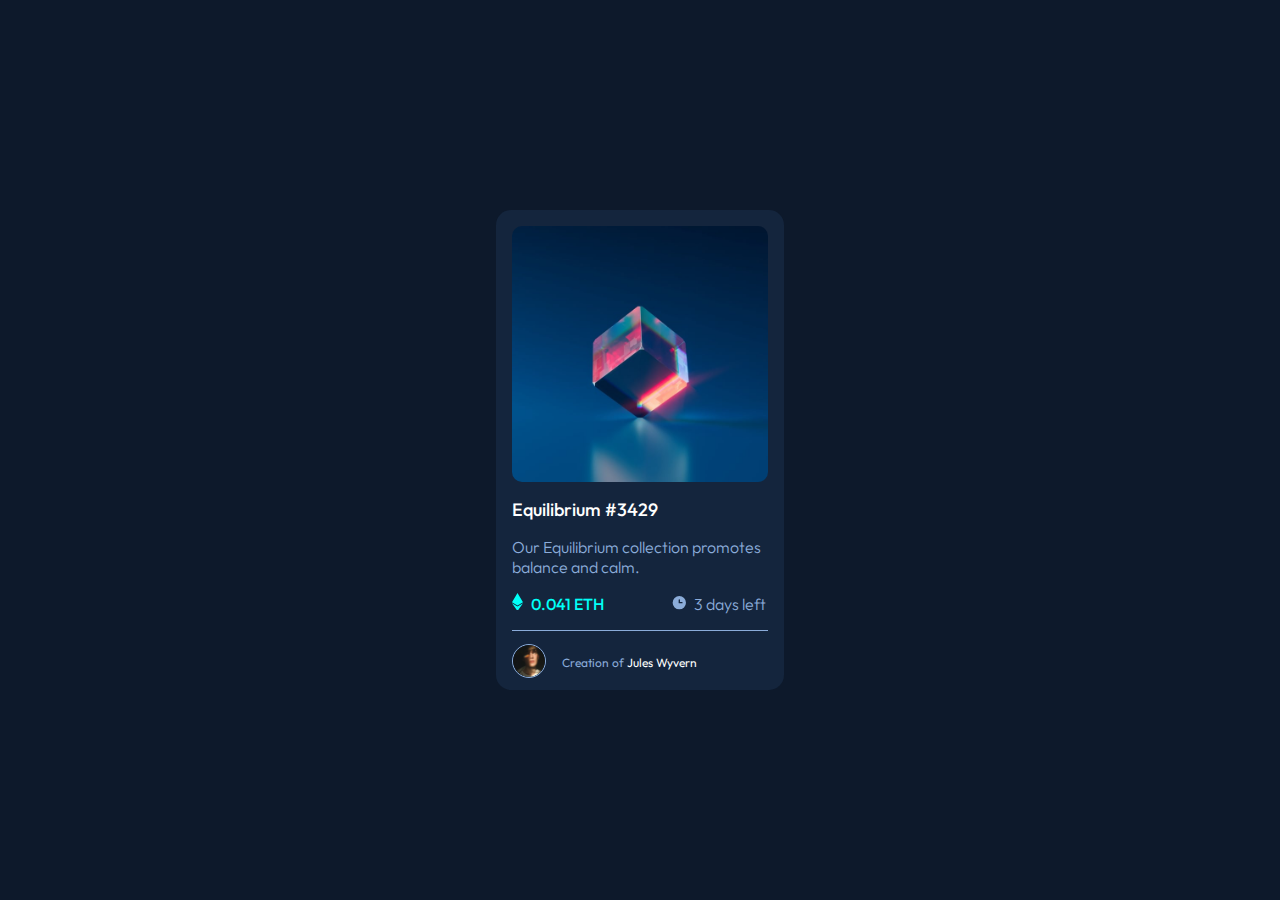
<file: Challenge 1/Code/index.html>
<!DOCTYPE html>
<html lang="en">
<head>
  <meta charset="UTF-8">
  <meta name="viewport" content="width=device-width, initial-scale=1.0"> <!-- displays site properly based on user's device -->

  <link rel="icon" type="image/png" sizes="32x32" href="images/favicon-32x32.png">

  <title>Frontend Mentor | NFT preview card component</title>
  <!--Font-->
  <link rel="preconnect" href="https://fonts.googleapis.com">
  <link rel="preconnect" href="https://fonts.gstatic.com" crossorigin>
  <link href="https://fonts.googleapis.com/css2?family=Outfit:wght@100;200;300;400;500;600;700;800;900&display=swap" rel="stylesheet">
  <!--CSS-->
  <link rel="stylesheet" href="Styles/styles.css">
</head>
<body>
  <div class="container">
    <div class="card">
        <div class="image">
          <img src="images/image-equilibrium.jpg" alt="stupid NFT" class="image-item">
          <div class="box">
            <svg class="icon-view" width="48" height="48" xmlns="http://www.w3.org/2000/svg"><g fill="none" fill-rule="evenodd"><path d="M0 0h48v48H0z"/><path d="M24 9C14 9 5.46 15.22 2 24c3.46 8.78 12 15 22 15 10.01 0 18.54-6.22 22-15-3.46-8.78-11.99-15-22-15Zm0 25c-5.52 0-10-4.48-10-10s4.48-10 10-10 10 4.48 10 10-4.48 10-10 10Zm0-16c-3.31 0-6 2.69-6 6s2.69 6 6 6 6-2.69 6-6-2.69-6-6-6Z" fill="#FFF" fill-rule="nonzero"/></g></svg>
          </div>
        </div>
        <div class="infoArea">
          <h2 class="title">Equilibrium #3429</h2>

          <p class="paragraph">Our Equilibrium collection promotes balance and calm.</p>

          <span class="price">
            <svg class="eth-icon" width="11" height="17" xmlns="http://www.w3.org/2000/svg"><path d="M11 10.216 5.5 18 0 10.216l5.5 3.263 5.5-3.262ZM5.5 0l5.496 9.169L5.5 12.43 0 9.17 5.5 0Z" fill="#00FFF8"/>
          </svg>0.041 ETH</span>
          <span class="timer">
            <svg class="time-icon" width="17" height="17" xmlns="http://www.w3.org/2000/svg"><path d="M8.305 2.007a6.667 6.667 0 1 0 0 13.334 6.667 6.667 0 0 0 0-13.334Zm2.667 7.334H8.305a.667.667 0 0 1-.667-.667V6.007a.667.667 0 0 1 1.334 0v2h2a.667.667 0 0 1 0 1.334Z" fill="#8BACD9"/>
          </svg>3 days left</span>

          <div class="line-break"></div>

          <span class = "author">
            <span class="profile-container">
              <img class="profile-photo" src="images/image-avatar.png" alt="">
            </span>
            <span class= "auth-text">
              Creation of <span class="name">Jules Wyvern</span>
            </span>
          </span>
        </div>
    </div>
  </div>




</body>
</html>
</file>
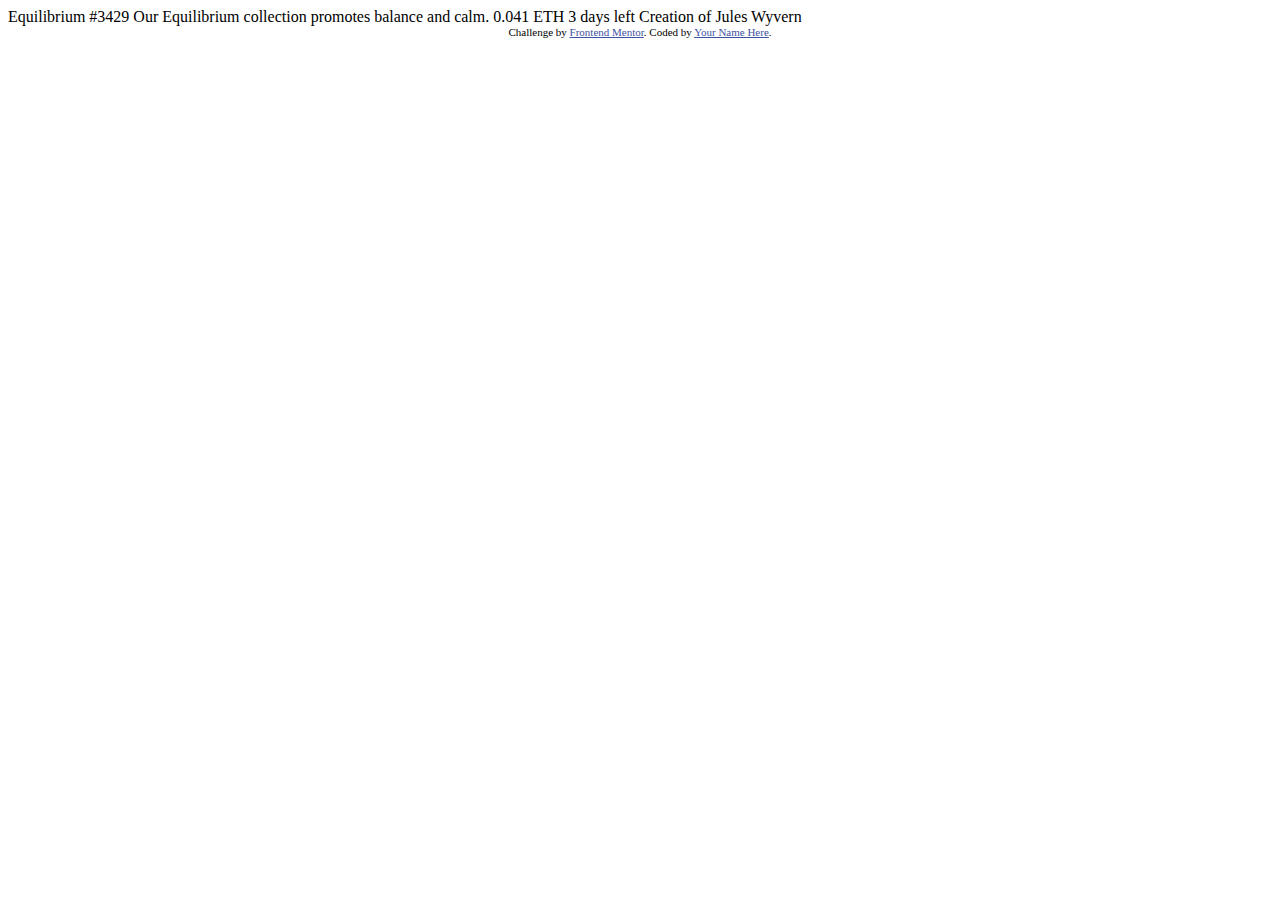
<file: Challenge 1/Resources/index.html>
<!DOCTYPE html>
<html lang="en">
<head>
  <meta charset="UTF-8">
  <meta name="viewport" content="width=device-width, initial-scale=1.0"> <!-- displays site properly based on user's device -->

  <link rel="icon" type="image/png" sizes="32x32" href="./images/favicon-32x32.png">
  
  <title>Frontend Mentor | NFT preview card component</title>

  <!-- Feel free to remove these styles or customise in your own stylesheet 👍 -->
  <style>
    .attribution { font-size: 11px; text-align: center; }
    .attribution a { color: hsl(228, 45%, 44%); }
  </style>
</head>
<body>

  Equilibrium #3429

  Our Equilibrium collection promotes balance and calm.

  0.041 ETH
  3 days left
  
  Creation of Jules Wyvern

  <div class="attribution">
    Challenge by <a href="https://www.frontendmentor.io?ref=challenge" target="_blank">Frontend Mentor</a>. 
    Coded by <a href="#">Your Name Here</a>.
  </div>
</body>
</html>
</file>
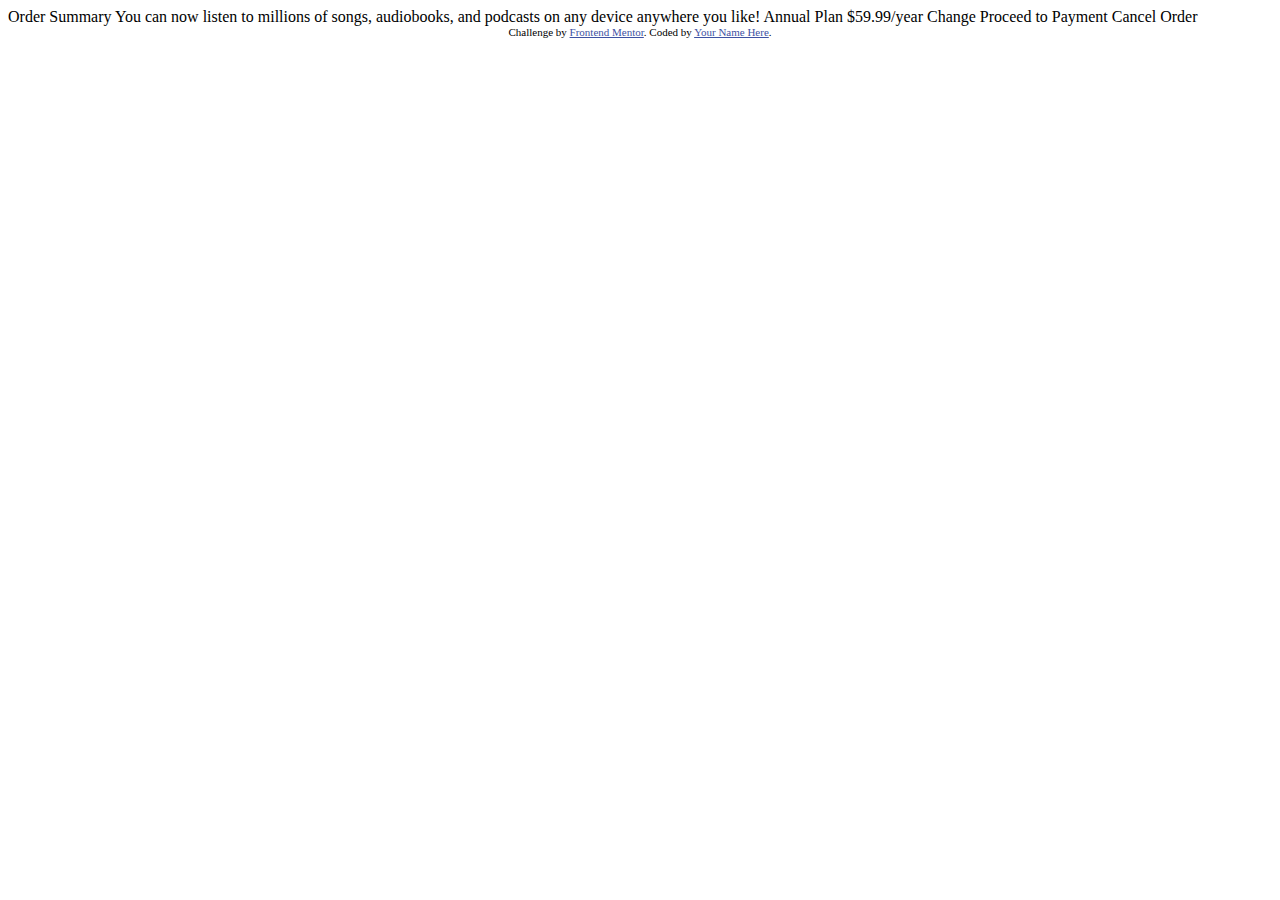
<file: Challenge 2/Code/index.html>
<!DOCTYPE html>
<html lang="en">
<head>
  <meta charset="UTF-8">
  <meta name="viewport" content="width=device-width, initial-scale=1.0"> <!-- displays site properly based on user's device -->

  <link rel="icon" type="image/png" sizes="32x32" href="./images/favicon-32x32.png">
  
  <title>Frontend Mentor | Order summary card</title>

  <!-- Feel free to remove these styles or customise in your own stylesheet 👍 -->
  <style>
    .attribution { font-size: 11px; text-align: center; }
    .attribution a { color: hsl(228, 45%, 44%); }
  </style>
</head>
<body>

  Order Summary

  You can now listen to millions of songs, audiobooks, and podcasts on any 
  device anywhere you like!

  Annual Plan
  $59.99/year

  Change

  Proceed to Payment
  Cancel Order
  
  <div class="attribution">
    Challenge by <a href="https://www.frontendmentor.io?ref=challenge" target="_blank">Frontend Mentor</a>. 
    Coded by <a href="#">Your Name Here</a>.
  </div>
</body>
</html>
</file>
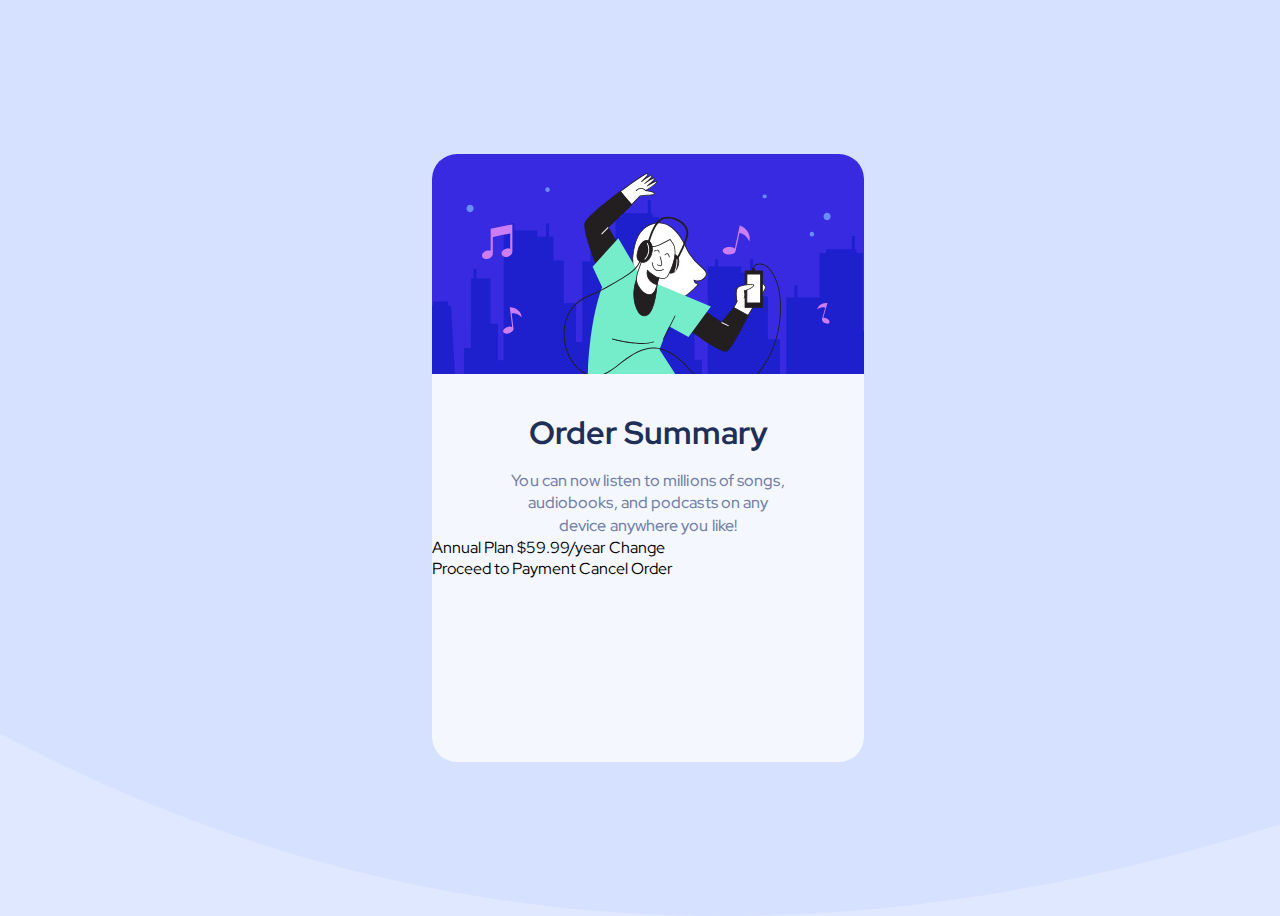
<file: Challenge2/Code/index.html>
<!DOCTYPE html>
<html lang="en">
<head>
  <meta charset="UTF-8">
  <meta name="viewport" content="width=device-width, initial-scale=1.0"> <!-- displays site properly based on user's device -->

  <link rel="icon" type="image/png" sizes="32x32" href="./images/favicon-32x32.png">

  <title>Frontend Mentor | Order summary card</title>
  <link rel="preconnect" href="https://fonts.googleapis.com">
  <link rel="preconnect" href="https://fonts.gstatic.com" crossorigin>
  <link href="https://fonts.googleapis.com/css2?family=Red+Hat+Display:ital,wght@0,300;0,400;0,500;0,600;0,700;0,800;0,900;1,300;1,400;1,500;1,600;1,700;1,800;1,900&display=swap" rel="stylesheet">
  <link rel="stylesheet" href="styles.css">
</head>
<body>
  <div class="container">
    <div class="card" role="contentinfo">
      <div class="mainImage">
        <svg xmlns="http://www.w3.org/2000/svg" xmlns:xlink="http://www.w3.org/1999/xlink" width="450" height="220"><defs><path id="a" d="M0 0h450v220H0z"/></defs><g fill="none" fill-rule="evenodd"><mask id="b" fill="#fff"><use xlink:href="#a"/></mask><use fill="#382AE1" xlink:href="#a"/><path fill="#1E1FCD" fill-rule="nonzero" d="M218.812 46v13.368h1.685v3.623h6.303v77.983l12.758 6.699v-12.891h3.046v14.545l2.984 1.543v112.908L31.9 266.214v-72.237h7.013V124.52h2.548v-9.55h3.045v9.55h14.15l-.001.014v.196c-.01 2.072-.088 19.036-.094 31.525v3.018c.003 5.998.028 10.37.094 10.445.066.075.784.104 1.747.108h.5c2.152-.008 5.071-.108 5.071-.108v36.439h5.786V76.399h7.379v-7.156h3.045V76.4h23.111v6.395h8.79v-13.55h3.045v13.55h4.314v23.771h10.353v42.63h12.18v38.692h6.384v-80.419h8.04V95.156h3.044v12.312h22.117V63.022h6.455v-3.654h25.75V46h3.046zM15.842 147.489v4.151h3.198L25.475 265.9H-8l6.445-114.259H.962v-4.151h14.88z" mask="url(#b)"/><path fill="#1E1FCD" fill-rule="nonzero" d="M422.812 82v13.368h1.685v3.623h6.303v77.983l12.758 6.699v-12.891h3.046v14.545l2.984 1.543v112.908L235.9 302.214v-72.237h7.013V160.52h2.548v-9.55h3.045v9.55h14.15l-.001.014v.196c-.01 2.072-.088 19.036-.094 31.525v3.018c.003 5.998.028 10.37.094 10.445.066.075.784.104 1.747.108h.5c2.152-.008 5.071-.108 5.071-.108v36.439h5.786V112.399h7.379v-7.156h3.045v7.156h23.111v6.395h8.79v-13.55h3.045v13.55h4.314v23.771h10.353v42.63h12.18v38.692h6.384v-80.419h8.04v-12.312h3.044v12.312h22.117V99.022h6.455v-3.654h25.75V82h3.046zm-202.97 101.489v4.151h3.198l6.435 114.259H196l6.445-114.259h2.517v-4.151h14.88z" mask="url(#b)"/><g fill-rule="nonzero" mask="url(#b)"><path fill="#FFF" d="M224.743 27.894c-.147-2.117-9.625 4.042-9.625 4.042s8.029-6.159 7.34-7.698c-.688-1.54-9.734 5.196-9.734 5.196s8.257-6.351 6.982-7.707c-1.275-1.357-10.093 5.782-10.093 5.782s8.992-7.9 5.56-8.092c-1.541-.082-13.643 8.138-26.754 18.008 3.67 4.582 7.34 9.008 11.304 13.288 4.202-4.344 7.514-7.799 7.964-8.376 1.348-1.732 14.744-.577 14.799-2.694.055-2.117-8.826-3.08-8.826-3.08s11.23-6.552 11.083-8.669z"/><path fill="#231F20" d="M199.667 51.125a.404.404 0 01-.302-.128c-3.524-3.812-7.12-8.037-11.332-13.316a.421.421 0 01-.091-.311.458.458 0 01.165-.284c9.698-7.332 24.837-18.081 27.002-18.081.485-.046.942.234 1.12.687.293.825-.734 2.346-2.083 3.877 2.514-1.677 5.028-2.97 5.817-2.126.186.2.273.471.238.742-.064.751-.917 1.833-2.055 3.033 1.725-1.017 3.34-1.787 4.083-1.594a.77.77 0 01.55.43c.45.963-1.275 2.924-3.284 4.766 2.156-1.155 4.34-2.09 5.175-1.668a.834.834 0 01.468.715c.137 1.98-7.157 6.561-10.286 8.43 2.863.395 8.01 1.375 7.964 3.355 0 1.439-3.037 1.677-7.945 1.933-2.863.156-6.423.349-6.937 1.008-.514.66-3.028 3.281-7.991 8.413a.45.45 0 01-.276.12zM188.96 37.498c3.955 4.949 7.34 8.972 10.717 12.6 5.817-6.01 7.34-7.679 7.624-8.018.697-.916 3.322-1.1 7.551-1.329 2.496-.137 7.139-.384 7.157-1.118 0-1.072-4.367-2.208-8.45-2.657a.413.413 0 01-.358-.33.421.421 0 01.192-.45c5.441-3.152 11.01-7.11 10.937-8.247-.569-.394-4.68 1.613-8.982 4.408a.422.422 0 01-.477-.687c4.138-3.171 7.496-6.534 7.184-7.194-.615-.303-4.799 2.144-9.093 5.36a.422.422 0 01-.514-.668c2.634-2.034 6.845-5.728 6.955-6.983v-.1c-.514-.57-5.074 2.208-9.551 5.818a.432.432 0 01-.587-.064.403.403 0 010-.577c3.202-2.823 6.477-6.415 6.184-7.23 0-.083-.211-.12-.376-.129-1.257-.064-11.543 6.653-26.113 17.595z"/><path fill="#231F20" d="M153.058 68.876c-2.698 8.514 13.597 47.837 13.597 47.837l20.186-24.917c-.45-.77-10.653-18.493-10.653-18.493s15.057-13.92 23.452-22.59c-3.945-4.28-7.67-8.743-11.304-13.288-16.111 12.133-33.792 26.76-35.278 31.451z"/><path fill="#231F20" d="M166.655 117.117h-.1a.394.394 0 01-.313-.248c-.67-1.604-16.322-39.543-13.606-48.103 1.532-4.83 19.268-19.52 35.443-31.653a.404.404 0 01.56.064c4.193 5.26 7.78 9.476 11.295 13.27.14.157.14.393 0 .55-7.735 7.991-21.287 20.583-23.241 22.388a54892.79 54892.79 0 0010.505 18.218c.09.14.09.32 0 .459l-20.185 24.908a.404.404 0 01-.358.147zm21.635-79.133c-15.23 11.473-33.379 26.393-34.865 31.011-2.44 7.698 11.258 41.853 13.322 46.93l19.617-24.166-10.506-18.255a.421.421 0 01.083-.504c.146-.137 14.827-13.746 23.176-22.296-3.376-3.666-6.826-7.716-10.827-12.72z"/><path fill="#FFF" d="M201.044 109.529c1.651 11.418 9.257 21.077 17.515 29.902 4.945 5.242 11.01 10.576 18.25 10.237 3.458-.174 6.706-1.66 9.725-3.345a73.677 73.677 0 0019.974-16.212 4.476 4.476 0 01-4.468-3.995 8.854 8.854 0 009.175-1.027c5.615-4.453 2.89-8.385-1.404-11.702a51.724 51.724 0 01-15.551-19.62c-5.359-11.97-16.002-27.96-31.765-24.313-15.157 3.5-19.268 17.082-21.36 30.553a31.9 31.9 0 00-.091 9.522z"/><path fill="#231F20" d="M236.13 150.098c-7.111 0-13.02-5.223-17.874-10.383-7.753-8.247-15.91-18.264-17.625-30.122a32.412 32.412 0 01.064-9.696c.918-5.773 2.376-13.169 5.835-19.162a23.56 23.56 0 0115.837-11.74c7.193-1.658 20.937-.678 32.25 24.551a51.119 51.119 0 0015.424 19.465c3.211 2.483 4.716 4.665 4.734 6.882 0 1.833-1.11 3.72-3.33 5.499a9.276 9.276 0 01-8.854 1.384 4.12 4.12 0 003.899 2.886.413.413 0 01.395.239.403.403 0 01-.065.449 73.292 73.292 0 01-20.084 16.358c-2.835 1.576-6.24 3.216-9.91 3.39h-.697zm-9.295-80.773c-1.439 0-2.873.164-4.276.486-14.89 3.446-18.91 16.55-21.038 30.242a31.616 31.616 0 00-.064 9.439c1.679 11.638 9.744 21.536 17.432 29.674 4.882 5.186 10.818 10.447 17.92 10.08 3.495-.165 6.789-1.76 9.542-3.29a72.532 72.532 0 0019.267-15.533 4.924 4.924 0 01-4.018-4.316.403.403 0 01.183-.376.395.395 0 01.413 0 8.431 8.431 0 008.707-.972c2.01-1.603 3.028-3.225 3.01-4.83 0-1.905-1.45-3.94-4.404-6.222a52.017 52.017 0 01-15.672-19.776c-9.074-20.308-19.662-24.606-27.002-24.606z"/><path fill="#FFF" d="M305.851 145.37c-.642 2.538-11.184 21.343-11.184 21.343l13.763 7.432s12.45-20.84 13.514-22.223c1.065-1.384 10.093-13.398 11.323-17.613 1.23-4.216-7.45-7.332-11.01-6.993-3.56.34-15.763 15.515-16.406 18.054z"/><path fill="#231F20" d="M308.411 174.567a.361.361 0 01-.193-.055l-13.762-7.432a.403.403 0 01-.202-.257.394.394 0 010-.32c3.67-6.48 10.634-19.246 11.139-21.234.679-2.694 13.02-18.044 16.744-18.328 2.707-.23 8.35 1.41 10.616 4.15a3.598 3.598 0 01.844 3.373c-1.312 4.582-11.295 17.632-11.386 17.76-1.046 1.348-13.369 21.994-13.497 22.178a.395.395 0 01-.303.165zm-13.166-8.028l13.02 7.047c1.678-2.813 12.33-20.62 13.33-21.92 2.102-2.75 10.149-13.637 11.25-17.477a2.747 2.747 0 00-.689-2.611c-2.064-2.502-7.431-4.06-9.89-3.85-3.358.294-15.451 15.58-16.011 17.742-.606 2.392-9.487 18.347-11.01 21.069z"/><path fill="#231F20" d="M301.897 153.498l-12.295 14.975-26.516-17.751-11.295 21.004s37.554 28.161 42.876 25.467c5.321-2.694 21.442-35.924 21.442-35.924l-14.212-7.77z"/><path fill="#231F20" d="M293.814 197.761c-7.744 0-38.6-22.965-42.27-25.714a.412.412 0 01-.11-.514l11.294-21.004a.404.404 0 01.578-.147l26.195 17.55 12.066-14.663a.395.395 0 01.504-.1l14.258 7.77a.412.412 0 01.165.532c-.66 1.366-16.267 33.385-21.662 36.107-.32.141-.67.204-1.018.183zm-41.509-26.154c10.607 7.927 38.031 27.327 42.206 25.229 4.853-2.466 19.387-31.855 21.103-35.392l-13.616-7.433-12.084 14.718a.386.386 0 01-.532.083l-26.158-17.513-10.919 20.308zM313.155 116.878l-.12 36.62h17.351v-36.62z"/><path fill="#231F20" d="M330.386 153.938h-17.35a.404.404 0 01-.404-.412l.11-36.657a.413.413 0 01.413-.403h17.23c.224 0 .404.18.404.403v36.657a.403.403 0 01-.403.412zm-16.938-.806h16.516v-35.85H313.54l-.092 35.85z"/><path fill="#FFF" d="M314.916 120.113l-.091 28.776h13.781v-28.776z"/><path fill="#231F20" d="M328.606 149.301h-13.763a.404.404 0 01-.294-.119.403.403 0 01-.119-.302l.083-28.767a.422.422 0 01.422-.412h13.689c.228 0 .413.184.413.412v28.776a.413.413 0 01-.431.412zm-13.36-.861h12.938v-27.905h-12.846l-.091 27.905z"/><path fill="#FFF" d="M305.099 147.276s-2.587-12.335 1.294-14.269c3.88-1.933 17.221-4.197 15.157-1.173s-9.294 4.894-9.294 4.894 1.486 4.316-.147 7.377"/><path fill="#231F20" d="M305.099 147.688a.404.404 0 01-.404-.33c-.11-.513-2.615-12.674 1.514-14.727 3.35-1.658 14.157-3.794 15.735-1.997a1.09 1.09 0 01-.055 1.438c-1.835 2.75-7.496 4.49-9.11 4.95.339 1.2 1.11 4.636-.303 7.33a.422.422 0 01-.57.165.43.43 0 01-.173-.568c1.532-2.859.137-6.992.119-7.038a.412.412 0 010-.33.44.44 0 01.266-.21c.073 0 7.101-1.833 9.056-4.72.137-.202.174-.348.11-.422-.991-1.136-11.01.367-14.735 2.2-2.946 1.466-1.762 10.456-1.065 13.801a.412.412 0 01-.32.495l-.065-.037z"/><path fill="#75ECCA" d="M209.173 123.32l-22.855-39.185-25.69 28.491 9.541 20.546s-14.68 34.705-14.68 102.73c0 0 78.154-.339 97.825-.339l-25.69-39.91s6.423-18.493 9.735-23.112l19.13 10.402 22.37-30.434-69.686-29.188z"/><path fill="#231F20" d="M208.843 160.674c12.615 7.331 15.597-22.47 16.157-28.922.256-1.775.15-3.583-.312-5.316-.725-2.199-2.422-3.903-4.12-5.498-2.027-1.833-4.367-3.757-7.129-3.876a8.26 8.26 0 00-6.578 3.436 20.15 20.15 0 00-3.156 6.983c-2.973 10.365-2.863 21.307 2.871 30.728a6.591 6.591 0 001.991 2.263l.276.202z"/><path fill="#231F20" d="M212.614 162.232a7.934 7.934 0 01-3.973-1.21l-.285-.174a6.903 6.903 0 01-2.12-2.401c-5.256-8.642-6.266-19.373-2.917-31.048a20.562 20.562 0 013.22-7.12 8.6 8.6 0 016.919-3.593c2.826.119 5.22 1.988 7.34 3.986 1.725 1.586 3.468 3.336 4.23 5.636.473 1.793.586 3.662.33 5.499-.853 9.613-3.303 26.264-10.093 29.774a5.725 5.725 0 01-2.651.65zm.568-44.74a7.875 7.875 0 00-6.01 3.281 19.801 19.801 0 00-3.073 6.846c-3.294 11.455-2.312 21.994 2.826 30.406a6.17 6.17 0 001.835 2.136l.266.155c2.184 1.274 4.11 1.448 5.881.532 4.716-2.438 8.258-13.05 9.671-29.133a13.135 13.135 0 00-.294-5.16c-.697-2.116-2.358-3.775-4.01-5.296-2.054-1.888-4.302-3.666-6.871-3.767h-.22zm33.306-12.701c1.165 4.224-.743 9.604-3.606 12.729-1.908 2.062-6.092 2.612-6.936-.743a17 17 0 012.174-13.04c1.835-3.015 5.35-4.738 7.607-.862.335.603.591 1.247.761 1.916z"/><path fill="#231F20" d="M239.084 119.582a4.414 4.414 0 01-1.046-.12 3.393 3.393 0 01-2.487-2.593 17.477 17.477 0 012.184-13.334c1.285-2.062 3.101-3.308 4.799-3.299.963 0 2.349.45 3.505 2.447.364.63.648 1.305.844 2.007 1.266 4.582-.918 10.08-3.67 13.105a5.729 5.729 0 01-4.13 1.787zm3.404-18.54c-1.395 0-2.945 1.11-4.065 2.906a16.634 16.634 0 00-2.083 12.729c.19.978.93 1.758 1.9 1.997a4.765 4.765 0 004.34-1.43c2.587-2.803 4.697-8.091 3.523-12.343a7.711 7.711 0 00-.762-1.833c-.78-1.338-1.725-2.025-2.816-2.035l-.037.01z"/><path fill="#FFF" d="M226.808 123.696c-1.836 7.03-3.67 23.04-15.369 14.663a14.835 14.835 0 01-3.101-3.317c-5.762-7.67-4.12-12.51-1.138-20.931 1.285-3.666 2.395-7.332 3.67-10.997 1.276-3.666 3.377-7.112 5.12-10.585-.064.12 5.734.916 11.533-1.714 5.799-2.63 10.597-5.36 10.597-5.36 1.57 2.345 3.267 4.123 4.102 6.91.77 2.702.992 5.53.651 8.32-.734 6.846-3.477 14.25-6.588 20.363-3.11 6.112-9.477 2.648-9.477 2.648z"/><path fill="#231F20" d="M217.348 141.172c-1.835 0-3.881-.824-6.157-2.456a15.32 15.32 0 01-3.193-3.409c-5.936-7.908-4.147-12.958-1.192-21.315.614-1.76 1.202-3.565 1.77-5.307.615-1.878 1.248-3.812 1.927-5.709a60.45 60.45 0 013.624-7.725c.514-.972 1.028-1.943 1.514-2.914a.413.413 0 01.56-.184 21.125 21.125 0 0011.148-1.723 155.555 155.555 0 0010.56-5.351.432.432 0 01.56.137c.395.587.79 1.136 1.184 1.677a17.241 17.241 0 012.972 5.334c.783 2.76 1.01 5.647.67 8.495-.67 6.13-3.018 13.416-6.633 20.5a6.695 6.695 0 01-3.973 3.602 8.515 8.515 0 01-5.625-.504 96.92 96.92 0 00-.568 2.391c-1.212 5.251-2.863 12.455-7.24 14.104a5.51 5.51 0 01-1.908.357zm-1.101-48.176c-.44.917-.918 1.76-1.376 2.64a60.01 60.01 0 00-3.579 7.624c-.67 1.833-1.302 3.813-1.917 5.682-.615 1.87-1.156 3.556-1.78 5.324-2.964 8.377-4.588 12.986 1.082 20.537a14.55 14.55 0 003.01 3.235c2.88 2.071 5.34 2.75 7.34 1.998 3.954-1.494 5.505-8.43 6.716-13.499.248-1.063.468-2.062.698-2.914a.43.43 0 01.605-.266 8.01 8.01 0 005.505.67 5.842 5.842 0 003.46-3.172c3.568-7 5.899-14.186 6.55-20.216a20.66 20.66 0 00-.642-8.156 16.573 16.573 0 00-2.881-5.086c-.33-.449-.67-.916-.99-1.384a164.07 164.07 0 01-10.295 5.187 22.044 22.044 0 01-11.506 1.796z"/><path fill="#231F20" d="M224.88 130.496s-5.679-1.292-8.257-6.011c-2.578-4.72-1.018-8.34-1.018-8.34s4.954 5.728 11.22 7.579l-1.944 6.772z"/><path fill="#231F20" d="M224.88 130.9h-.091c-.239-.056-5.89-1.384-8.533-6.205-2.642-4.82-1.11-8.54-1.046-8.697a.404.404 0 01.312-.238.422.422 0 01.367.129c0 .055 4.964 5.663 11.01 7.46a.404.404 0 01.276.503l-1.9 6.754a.404.404 0 01-.394.293zm-9.12-13.958a10.217 10.217 0 001.203 7.332c2.1 3.83 6.358 5.333 7.633 5.709l1.716-6.003c-5.074-1.622-9.184-5.599-10.551-7.038zm12.598-4.792a7.64 7.64 0 01-3.275-1.027.406.406 0 11.403-.705c.707.403 2.753 1.32 3.67.723.597-.384-.055-4.15-1.431-8.247a.406.406 0 11.77-.257c.827 2.447 2.579 8.248 1.093 9.164-.369.23-.795.351-1.23.349z"/><path fill="#231F20" d="M226.68 117.117a6.135 6.135 0 01-2.753-.605c-2.294-1.137-3.67-3.803-4.148-7.927a.413.413 0 01.358-.45.404.404 0 01.45.358c.431 3.83 1.67 6.287 3.67 7.331 3.055 1.512 6.955-.779 6.991-.797a.404.404 0 01.56.138.412.412 0 01-.138.559 11.02 11.02 0 01-4.99 1.393zm.43-18.292a.404.404 0 01-.403-.376c-.065-.916-.33-1.475-.808-1.714-.917-.476-2.633.385-3.202.761a.407.407 0 01-.45-.678c.101-.064 2.45-1.586 4.01-.807a2.611 2.611 0 011.257 2.383.403.403 0 01-.376.43h-.028zm10.176 4.545a.404.404 0 01-.404-.366s-.184-2.016-1.33-2.75c-.991-.65-2.148.834-2.157.853a.404.404 0 01-.569.073.403.403 0 01-.082-.568c.56-.733 1.954-1.888 3.257-1.036 1.477.972 1.68 3.281 1.688 3.373a.403.403 0 01-.367.44l-.036-.019zm-32.27-2.217a8.138 8.138 0 00.735 4.26c1.302 2.411 4.514 3.392 7.138 2.613 6.854-2.026 10.148-15.048 4.964-20.162-4.817-4.747-10.286 2.75-11.414 7.176-.523 2.08-1.349 4.005-1.422 6.113z"/><path fill="#231F20" d="M211.054 108.695a6.424 6.424 0 01-5.661-3.089 8.34 8.34 0 01-.78-4.472c.126-1.534.434-3.047.917-4.509.166-.559.33-1.118.477-1.677.799-3.079 3.762-7.853 7.258-8.816a4.83 4.83 0 014.835 1.448c2.505 2.466 3.322 6.929 2.138 11.648-1.183 4.72-3.964 8.248-7.267 9.164a7.137 7.137 0 01-1.917.303zm-5.634-7.524a7.653 7.653 0 00.688 4.06 5.83 5.83 0 006.67 2.41c3.038-.917 5.607-4.197 6.708-8.605 1.1-4.408.376-8.615-1.918-10.878a4.03 4.03 0 00-4.055-1.256c-3.156.917-5.955 5.435-6.689 8.248a59.1 59.1 0 01-.477 1.705 18.63 18.63 0 00-.918 4.316h-.009z"/><path fill="#231F20" d="M243.12 109.208a.918.918 0 01-.788-1.393c.1-.165 10.276-16.88 12.02-27.3.632-3.776-1.047-7.606-4.726-10.805-5.028-4.362-12.533-6.314-17.846-4.637-9.45 2.988-14.478 24.743-14.533 24.927a.918.918 0 01-1.79-.403c.212-.917 5.322-22.975 15.773-26.274 5.973-1.879 14.029.174 19.598 5.003 4.184 3.666 6.083 8.065 5.34 12.491-1.835 10.777-11.845 27.254-12.267 27.951a.918.918 0 01-.78.44z"/><path fill="#231F20" d="M292.868 239a31.312 31.312 0 01-9.68-1.567 31.764 31.764 0 01-10.156-5.902c-5.092-4.115-9.579-9.027-13.919-13.746-2.752-3.015-5.597-6.13-8.57-9.008-9.312-9.018-18.56-13.82-27.525-14.26-12.056-.605-22.745 6.278-32.489 13.801-.917.733-1.908 1.494-2.881 2.264-7.881 6.24-16.818 13.306-27.828 11.648-7.505-1.128-13.332-6.296-16.892-10.43-8.762-10.18-12.845-24.743-10.817-38.865 2.147-15.212 10.634-25.934 25.232-31.873 12.083-4.911 23.488-11.785 34.526-18.429l.091-.045c6.836-4.124 14.093-9.403 16.048-17.32a.471.471 0 01.917.22c-2.037 8.247-9.469 13.663-16.47 17.878l-.082.055c-11.065 6.663-22.506 13.554-34.654 18.494-14.277 5.8-22.571 16.275-24.672 31.158-1.964 13.856 2 28.106 10.57 38.086 3.459 4.023 9.101 9.045 16.331 10.127 10.616 1.603 19.011-5.04 27.122-11.456l2.89-2.272c9.891-7.634 20.745-14.617 33.095-13.994 9.175.458 18.625 5.343 28.103 14.516 2.991 2.905 5.845 6.03 8.607 9.054 4.312 4.729 8.771 9.614 13.817 13.682a30.956 30.956 0 009.854 5.746c12.396 3.996 24.773.064 36.875-11.693 17.956-17.485 28.076-43.988 27.755-72.8-.147-13.453-2.66-23.965-7.689-32.148-2.027-3.309-4.587-6.993-8.753-8.835-2.128-.916-7.12-1.264-9.046 1.44-.734 1.035-.808 2.254-.918 3.802 0 .67-.092 1.42-.193 2.236a.463.463 0 01-.917-.119c.11-.788.147-1.493.193-2.172.1-1.63.192-3.033 1.082-4.28 2.239-3.143 7.726-2.813 10.166-1.74 4.441 1.942 7.056 5.764 9.175 9.164 5.12 8.33 7.67 18.997 7.827 32.624.32 29.032-9.891 55.81-28.03 73.46-9.194 8.99-18.617 13.49-28.095 13.499zM204.172 37.022a.477.477 0 01-.348-.156.467.467 0 010-.65c2.018-1.751 4.019-2.52 5.954-2.301a6.424 6.424 0 014.166 2.374c.145.206.1.49-.1.641a.46.46 0 01-.643-.1 5.58 5.58 0 00-3.523-2.026c-1.67-.193-3.432.513-5.249 2.09a.45.45 0 01-.257.128z"/><path fill="#231F20" d="M231.505 185.39a.478.478 0 01-.192 0 .43.43 0 01-.184-.569l11.579-23.185a.417.417 0 01.743.376l-11.57 23.148a.413.413 0 01-.376.23zm-21.57 4.518c-13.259 0-28.838-4.29-29.7-4.528a.422.422 0 11.22-.806c.284.073 28.103 7.744 40.967 2.84.218-.08.46.031.541.248a.403.403 0 01-.239.532 34.077 34.077 0 01-11.79 1.714zM320.403 114.312h2v2.969h-2z"/><path fill="#231F20" d="M322.403 117.685h-2a.413.413 0 01-.413-.404v-2.969a.403.403 0 01.413-.403h2c.223 0 .404.18.404.403v2.97a.403.403 0 01-.404.403zm-1.596-.816H322v-2.153h-1.193v2.153z"/><path fill="#FFF" d="M213.026 105.661l-.66-.641a13.34 13.34 0 002.358-15.763l.789-.467a14.283 14.283 0 01-2.487 16.871zm30.278 12.024l-.853-.34c2.68-6.9 2-11.995 2-12.041l.918-.128c.018.192.706 5.36-2.065 12.509zM169.236 79.78l6.647-6.787.655.64-6.646 6.788zM289.407 168.901l.403-.823 7.062 3.453-.403.824z"/><path fill="#CD7DF3" d="M53.797 105.082c-.386-.091-.799-.155-1.175-.284a3.503 3.503 0 01-2.514-2.392 3.662 3.662 0 01.55-2.978 6.67 6.67 0 014.423-2.896c1.184-.266 1.716-.201 3.597.257V74.72l21.727-4.343v26.988a4.58 4.58 0 01-1.606 3.666 6.777 6.777 0 01-6.634 1.631 3.366 3.366 0 01-2.514-2.383 3.552 3.552 0 01.542-2.969 6.616 6.616 0 014.44-2.896 6.301 6.301 0 013.56.257V79.496l-1.541.302a5773.252 5773.252 0 01-15.479 3.089c-.284.055-.33.165-.33.421v16.093a4.92 4.92 0 01-2.12 4.206 7.271 7.271 0 01-3.467 1.411 1.58 1.58 0 00-.193.064h-1.266zm343.808 63.248v-.523a2.802 2.802 0 00-.523-1.328 5.832 5.832 0 00-1.77-1.677 6.528 6.528 0 00-2.303-.917c-.521-.1-1.057-.1-1.578 0h-.138a1.108 1.108 0 010-.183c.092-.358.183-.706.284-1.045l1.835-6.415c.67-2.328 1.35-4.655 2.019-6.983v-.137l-.642-.055a11.426 11.426 0 00-5.13.916 7.402 7.402 0 00-3.587 3.143c-.23.404-.403.834-.596 1.265-.129.275-.23.568-.349.852a.467.467 0 000 .12l.23-.138c.728-.478 1.492-.9 2.284-1.265a8.156 8.156 0 013.9-.696 7.136 7.136 0 011.688.376.76.76 0 000 .137c-1.113 3.861-2.217 7.72-3.312 11.574a.53.53 0 000 .211c.078.682.367 1.322.825 1.833a6.045 6.045 0 002.147 1.659l.716.311.66.193h.184a4.18 4.18 0 001.652 0c.459-.065.879-.293 1.183-.642.1-.139.191-.282.276-.43l.045-.156zm-326.47 9.016c0-.22 0-.45.102-.67.16-.604.477-1.157.917-1.603a7.68 7.68 0 012.624-1.787 8.413 8.413 0 013.138-.706 5.511 5.511 0 012.028.321l.174.064c.005-.079.005-.159 0-.238 0-.467-.092-.916-.147-1.393-.348-2.89-.7-5.77-1.055-8.642-.385-3.134-.78-6.259-1.165-9.384v-.183c.284 0 .569 0 .835.064 2.281.227 4.479.977 6.423 2.19a9.643 9.643 0 013.954 4.766c.2.57.369 1.152.505 1.74.11.386.183.78.275 1.174a.293.293 0 010 .156l-.266-.23a22.815 22.815 0 00-2.68-2.089 10.44 10.44 0 00-4.853-1.677 9.241 9.241 0 00-2.248.128c.005.058.005.117 0 .175.612 5.18 1.239 10.373 1.881 15.579a.65.65 0 010 .265 4.316 4.316 0 01-1.44 2.227 7.71 7.71 0 01-3.102 1.686c-.32.101-.651.175-.972.257l-.918.11H75a5.4 5.4 0 01-2.13-.293 2.44 2.44 0 01-1.375-1.054 4.634 4.634 0 01-.276-.614l-.082-.34zm219.697-81.28c.119-.238.22-.485.357-.705a4.393 4.393 0 011.689-1.457 9.276 9.276 0 013.67-.99 10.104 10.104 0 013.817.43 6.36 6.36 0 012.165 1.165l.174.137a1.63 1.63 0 00.11-.266c.138-.54.266-1.081.386-1.631l2.202-10.172c.789-3.666 1.575-7.35 2.358-11.052l.046-.22c.32.137.624.256.917.394a17.815 17.815 0 016.368 4.985 11.484 11.484 0 012.605 6.937c0 .72-.036 1.439-.11 2.154 0 .486-.1.916-.156 1.439a.394.394 0 01-.055.165l-.22-.358a26.572 26.572 0 00-2.202-3.4 12.402 12.402 0 00-4.826-3.803 10.543 10.543 0 00-2.587-.724h-.065a1.42 1.42 0 01-.046.211l-3.963 18.274a.916.916 0 01-.12.302 5.192 5.192 0 01-2.495 1.952 9.396 9.396 0 01-4.166.687c-.403 0-.798-.055-1.202-.091l-1.055-.22-.174-.074a6.425 6.425 0 01-2.285-1.164 3.033 3.033 0 01-1.147-1.732 7.58 7.58 0 01-.064-.797l.074-.376z"/><path fill="#698DFF" d="M38.092 50.8c-4.725 0-4.734 7.331 0 7.331 4.735 0 4.735-7.33 0-7.33zm357 8c-4.725 0-4.734 7.331 0 7.331 4.735 0 4.735-7.33 0-7.33zm-60.38-16.883a1.933 1.933 0 00-.467-.806l-.376-.284a1.837 1.837 0 00-.918-.257h-.514a1.34 1.34 0 00-.706.165c-.23.07-.435.2-.596.376a1.43 1.43 0 00-.377.586c-.115.217-.169.461-.156.706l.065.495c.086.304.247.58.468.806l.376.285c.279.161.595.246.917.247h.514c.245.014.49-.04.707-.156.226-.075.43-.204.596-.376a2.07 2.07 0 00.532-1.3c-.018-.157-.046-.322-.064-.487zm-219.15-8.568c-2.955 0-2.964 4.582 0 4.582 2.963 0 2.954-4.582 0-4.582zm264.333 44.49c-2.955 0-2.955 4.583 0 4.583 2.954 0 2.954-4.582 0-4.582z"/></g></g></svg>
      </div>
      <div class="textContainer">
        <h1 class = "title">Order Summary</h1>

        <p class="text">You can now listen to millions of songs, audiobooks, and podcasts on any
        device anywhere you like!</p>
        <div class="plan-review">
          Annual Plan
          $59.99/year
          Change
        </div>


        Proceed to Payment
        Cancel Order
      </div>
    </div>
  </div>
</body>
</html>
</file>
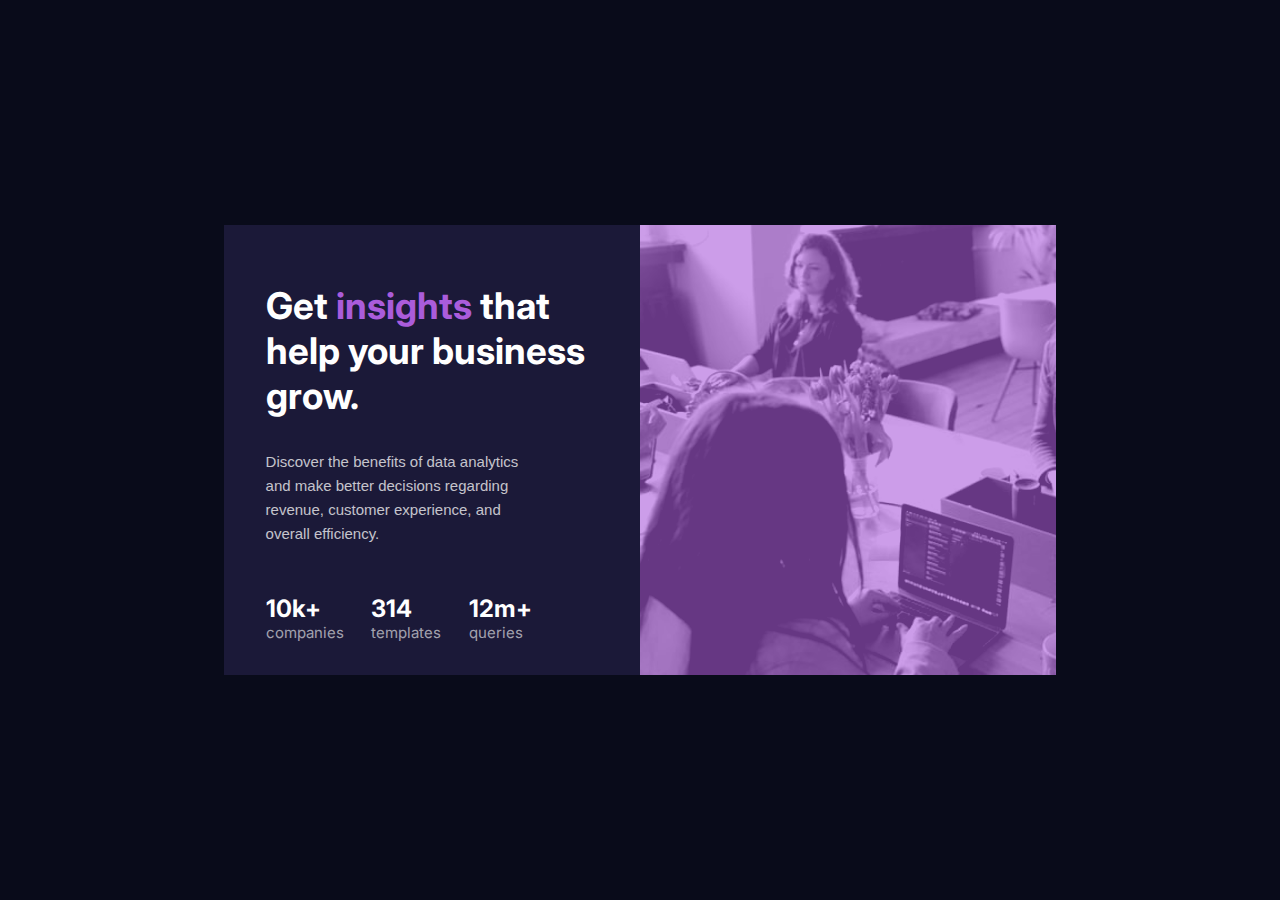
<file: Challenge3/Code/Index.html>
<!DOCTYPE html>
<html lang="en">

<head>
    <meta charset="UTF-8">
    <meta name="viewport" content="width=device-width, initial-scale=1.0">
    <!-- displays site properly based on user's device -->
    <link rel="preconnect" href="https://fonts.googleapis.com">
    <link rel="preconnect" href="https://fonts.gstatic.com" crossorigin>
    <link
        href="https://fonts.googleapis.com/css2?family=Inter:wght@100;200;300;400;500;600;700;800;900&family=Lexend+Deca:wght@100;200;300;400;500;600;700;800;900&display=swap"
        rel="stylesheet">
    <link rel="icon" type="image/png" sizes="32x32" href="./images/favicon-32x32.png">
    <link rel="stylesheet" href="css/style.css">
    <title>Frontend Mentor | Stats preview card component</title>

    
</head>

<body>
    <div class = "container">
        <div class = "box">
            <div class = "leftSide">
                <h1 class = "title">
                    Get <span>insights</span> that help your business grow.
                </h1>
                
                <p class = "paragraph">
                    Discover the benefits of data analytics and make better decisions regarding revenue, customer
                    experience, and overall efficiency.
                </p>
                
                <div class = "stats">
                    <div class = "element">
                        <div class="number">
                            10k+
                        </div>
                        <div class = "subtitle">
                            companies
                        </div>
                    </div>
                    <div class="element">
                        <div class="number">
                            314
                        </div>
                        <div class="subtitle">
                            templates
                        </div>
                    </div>
                    <div class="element">
                        <div class="number">
                            12m+
                        </div>
                        <div class="subtitle">
                            queries
                        </div>
                    </div>
                </div>
                
            </div>
            <div class = "rightSide">
                <div></div>
                <img src="IMG/image-header-desktop.jpg" alt="">
            </div>
        </div>
        
    </div>
    
</body>

</html>
</file>
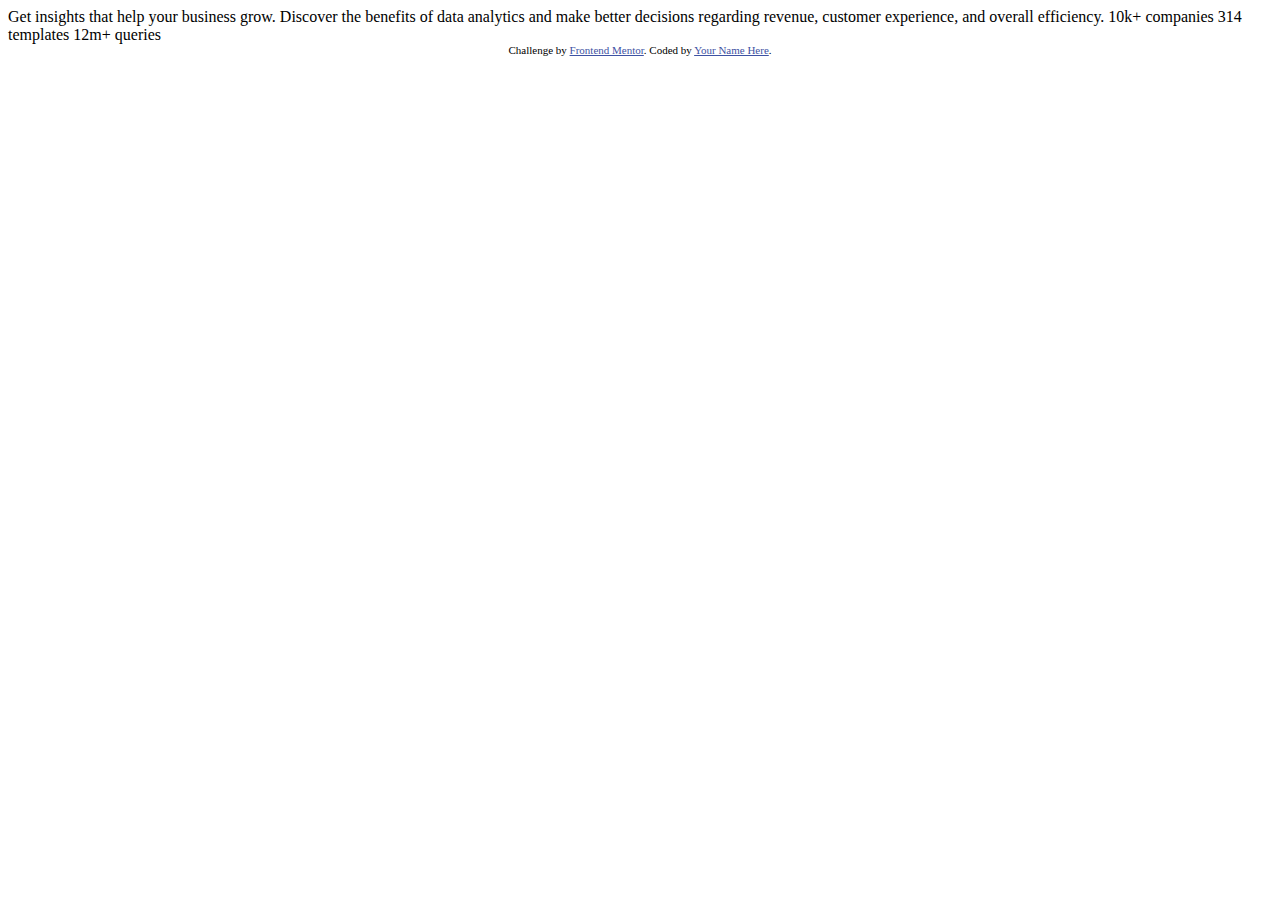
<file: Challenge3/Resources/index.html>
<!DOCTYPE html>
<html lang="en">
<head>
  <meta charset="UTF-8">
  <meta name="viewport" content="width=device-width, initial-scale=1.0"> <!-- displays site properly based on user's device -->

  <link rel="icon" type="image/png" sizes="32x32" href="./images/favicon-32x32.png">
  
  <title>Frontend Mentor | Stats preview card component</title>

  <!-- Feel free to remove these styles or customise in your own stylesheet 👍 -->
  <style>
    .attribution { font-size: 11px; text-align: center; }
    .attribution a { color: hsl(228, 45%, 44%); }
  </style>
</head>
<body>

  Get insights that help your business grow.

  Discover the benefits of data analytics and make better decisions regarding revenue, customer 
  experience, and overall efficiency.

  10k+ companies
  314 templates
  12m+ queries

  <div class="attribution">
    Challenge by <a href="https://www.frontendmentor.io?ref=challenge" target="_blank">Frontend Mentor</a>. 
    Coded by <a href="#">Your Name Here</a>.
  </div>
</body>
</html>
</file>
<file: Challenge 1/Code/Styles/styles.css>
/*General settings */
body,
html{
  margin: 0;
  padding: 0;
  height: 100%;
}

.container{
  font-family: Outfit;
  display: flex;
  align-items: center;
  justify-content: center;
  width: 100vw;
  height: 100vh;
  background-color: #0D192B;
  background-color: hsl(217, 54%, 11%);
}

/* Card style */

.card{
  width: 18rem;
  height: 30rem;
  border-radius: 15px;
  background-color: #100;
  background-color: hsl(216, 50%, 16%);
}

.image{
  margin: 1rem auto;
  width: 16rem;
  height: 16rem;
}

.image-item{
  border-radius: 10px;
  width: 100%;
  height: 100%;
}

/*Text style*/

.infoArea{
  width: 18rem;
}

.title{
  margin:  0 1rem 1rem;
  color: white;
  color: hsl(0, 0%, 100%);
  font-weight: 500;
  font-size: 18px;
}

.paragraph{
  margin: 0 1rem 1rem;
  font-weight: 300;
  color: white;
  color: hsl(215, 51%, 70%);
  font-size: 16px;
}

.price{
  color: #000;
  color: hsl(178, 100%, 50%);
  font-weight: 500;
  margin: 0 1rem 1rem;
}

.eth-icon{
  margin: 0;
  margin-right: 0.5rem;
}

.timer{
  color: #000;
  color: hsl(215, 51%, 70%);
  font-weight: 300;
  margin: 0 1rem 1rem 3rem;
}

.time-icon{
  margin: 0;
  margin-right: 0.4rem;
  height: 1rem;
}

.line-break{
  height: 0.05rem;
  width: 16rem;
  margin: 1rem 1rem;
  background-color: #000;
  background-color: hsl(215, 51%, 70%);
}

.author{
  height: 2rem;
  margin: 0 1rem;
  display: flex;
  align-items: center;
  justify-content: flex-start;
}

.profile-photo{
  width: 2rem;
  margin: 0 1rem 0 0;
  border-color: #000;
  border: 1.5px solid;
  border-color: hsl(215, 51%, 70%);
  border-radius: 100%;
}

.auth-text{
  color: #000;
  color: hsl(215, 51%, 70%);
  font-size: 12px;
}

.name{
  color: #fff;
  color: hsl(0, 0%, 100%);
}

.icon-view{
  position: relative;
  top: calc(50% - 2rem);
  left: calc(50% - 1.5rem);
}

.box{
  opacity: 0;
  width: 16rem;
  height: 16rem;
  background-color: hsl(178, 100%, 50%);
  border-radius: 10px;
  position: relative;
  bottom: 101%;
  transition: 0.5s;
}

.box:hover{
  visibility: visible;
  cursor: pointer;
  opacity: 70%;
  transition: 0.5s;
}

.title:hover{
  color: #fff;
  color: hsl(178, 100%, 50%);
  cursor: pointer;
  transition: 0.5s;
}

.name:hover{
  color: #fff;
  color: hsl(178, 100%, 50%);
  cursor: pointer;
  transition: 0.5s;
}
</file>
<file: Challenge2/Code/styles.css>
body{
  background-image: url("images/pattern-background-desktop.svg");
  background-repeat: no-repeat;
  background-color: #000;
  background-color: hsl(225, 100%, 94%);
  background-size: cover;

}

.container{
  font-family: 'Red Hat Display', sans-serif;
  width: 100vw;
  height: 100vh;
  display: flex;
  justify-content: center;
  align-items: center;
}

/*Card styling*/

.card{
  background-color: #000;
  background-color: hsl(225, 100%, 98%);
  width: 27rem;
  height: 38rem;
  border-radius: 25px;
}

.mainImage{
  width: 27rem;
}

.mainImage svg{
  width: 27rem;
  border-radius: 25px 25px 0 0;
}

.title{
  text-align: center;
  color: #000;
  color: hsl(223, 47%, 23%);
  margin: 2rem auto 1rem;;
}

.text{
  margin: 0 auto;
  text-align: center;
  width: 18rem;
  color: #000;
  color: hsl(224, 23%, 55%);
  font-weight: 500;
  letter-spacing: 0.005rem;
  line-height: 1.4rem;
}

.plan-review{
  width: 24rem;
}
</file>
<file: Challenge3/Code/css/style.css>
* {
  box-sizing: border-box;
  margin: 0;
  padding: 0;
}

body {
  font-size: 15px;
}

.container {
  background-color: #090b1a;
  width: 100vw;
  height: 100vh;
  display: flex;
  justify-content: center;
  align-items: center;
}

.box {
  width: 65%;
  height: 50%;
  display: flex;
  justify-content: space-between;
  background-color: #1b1938;
}

.rightSide, .leftSide {
  width: 50%;
}

.leftSide {
  display: flex;
  flex-direction: column;
  align-items: left;
  padding: 5%;
}
.leftSide h1 {
  font-family: "Inter", sans-serif;
  font-weight: 700;
  font-size: 2.3rem;
  color: white;
  margin: 1rem 0 2rem;
}
.leftSide h1 span {
  color: #aa5cdb;
}
.leftSide p {
  font-family: "Lexen Deca", sans-serif;
  font-weight: 400;
  max-width: 80%;
  line-height: 1.5rem;
  color: rgba(255, 255, 255, 0.75);
}
.leftSide .stats {
  display: flex;
  justify-content: space-between;
  width: 80%;
  margin-top: 3rem;
  margin-bottom: 1rem;
  font-family: "Inter", sans-serif;
  font-weight: 400;
}
.leftSide .stats .element .number {
  color: white;
  font-size: 1.5rem;
  font-weight: 700;
}
.leftSide .stats .element .subtitle {
  color: rgba(255, 255, 255, 0.6);
}

.rightSide {
  overflow: hidden;
  position: relative;
}
.rightSide img {
  width: 600px;
  min-height: 100%;
  filter: contrast(130%);
  z-index: 0;
}
.rightSide div {
  background-color: #aa5cdb;
  position: absolute;
  width: 100%;
  height: 100%;
  opacity: 60%;
  z-index: 1;
}

@media (max-width: 1150px) {
  .box {
    height: 60%;
    width: 75%;
  }
}
@media (max-width: 700px) {
  .box {
    flex-direction: column-reverse;
    height: 80%;
    width: 90%;
    border-radius: 10px;
  }

  .leftSide, .rightSide {
    width: 100%;
  }

  .leftSide {
    height: 70%;
    align-items: center;
    text-align: center;
    padding: 2%;
  }
  .leftSide h1 {
    font-size: 1.5rem;
  }
  .leftSide p {
    max-width: 75%;
  }
  .leftSide .stats {
    flex-direction: column;
    margin-top: 1rem;
  }
  .leftSide .stats .element {
    margin: 1rem 0;
  }

  .rightSide {
    height: 30%;
  }
  .rightSide img {
    width: 100%;
    border-radius: 10px 10px 0 0;
  }
  .rightSide div {
    border-radius: 10px 10px 0 0;
  }
}

/*# sourceMappingURL=style.css.map */
</file>
